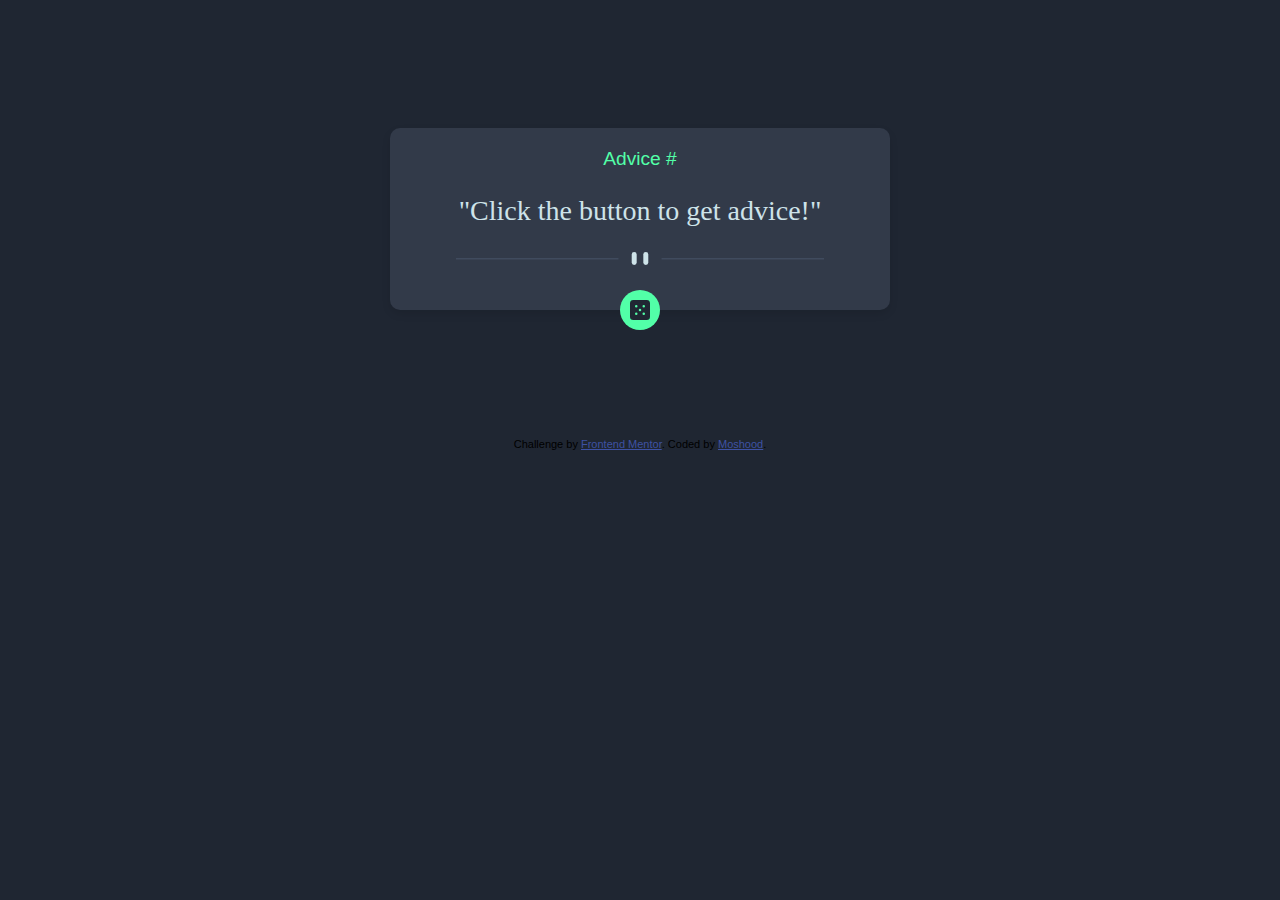
<file: advice-generator-app/index.html>
<!DOCTYPE html>
<html lang="en">
  <head>
    <meta charset="UTF-8" />
    <meta name="viewport" content="width=device-width, initial-scale=1.0" />
    <!-- displays site properly based on user's device -->

    <link
      rel="icon"
      type="image/png"
      sizes="32x32"
      href="./images/favicon-32x32.png"
    />
    <link rel="stylesheet" href="style.css" />

    <title>Frontend Mentor | Advice generator app</title>

    <!-- Feel free to remove these styles or customise in your own stylesheet 👍 -->
    <style>
      .attribution {
        font-size: 11px;
        text-align: center;
      }
      .attribution a {
        color: hsl(228, 45%, 44%);
      }
    </style>
  </head>
  <body>
    <div class="advice-card">
      <p id="advice-id">Advice #</p>
      <p id="advice-text">"Click the button to get advice!"</p>
      <img
        class="desktop-img"
        src="images/pattern-divider-desktop.svg"
        alt=""
      />
      <img class="mobile-img" src="images/pattern-divider-mobile.svg" alt="" />
      <button id="generate-btn">
        <img src="images/icon-dice.svg" alt=" btn-img" />
      </button>
    </div>

    <div class="attribution">
      Challenge by
      <a href="https://www.frontendmentor.io?ref=challenge" target="_blank"
        >Frontend Mentor</a
      >. Coded by <a href="#">Moshood</a>.
    </div>

    <script src="script.js"></script>
  </body>
</html>
</file>
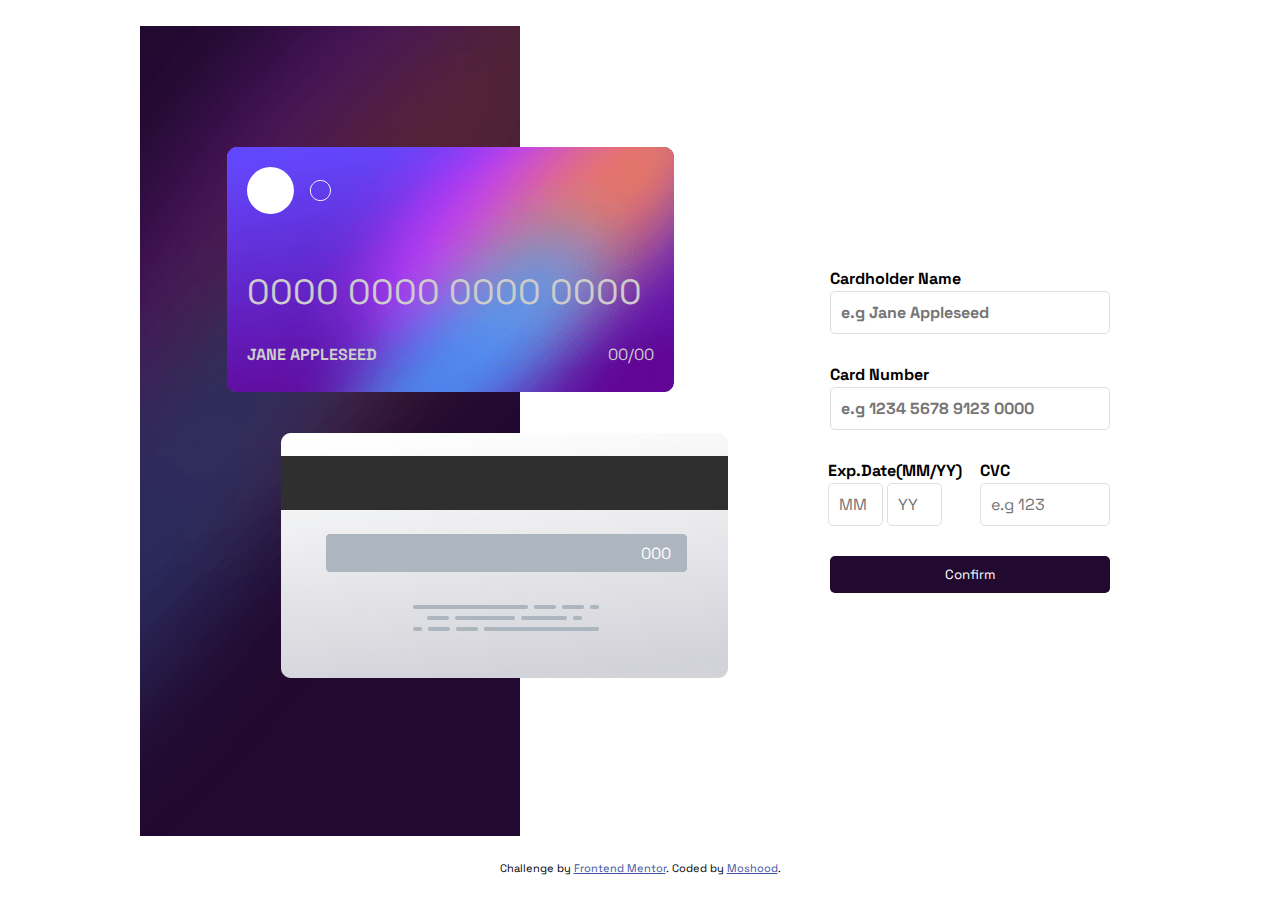
<file: interactive-details-form/index.html>
<!DOCTYPE html>
<html lang="en">
  <head>
    <meta charset="UTF-8" />
    <meta name="viewport" content="width=device-width, initial-scale=1.0" />
    <link
      rel="icon"
      type="image/png"
      sizes="32x32"
      href="./images/favicon-32x32.png"
    />
    <link rel="preconnect" href="https://fonts.googleapis.com" />
    <link rel="preconnect" href="https://fonts.gstatic.com" crossorigin />
    <link
      href="https://fonts.googleapis.com/css2?family=Space+Grotesk:wght@300..700&display=swap"
      rel="stylesheet"
    />
    <link rel="stylesheet" href="style.css" />
    <title>Frontend Mentor | Interactive page layout</title>
    <style></style>
  </head>
  <body>
    <section class="form-section">
      <div class="card-container">
        <div class="front-card">
          <div class="logo">
            <img src="images/card-logo.svg" alt="Caer-Lgo" />
          </div>
          <p class="card-number">0000 0000 0000 0000</p>
          <div class="card-detail">
            <p class="card-name">Jane Appleseed</p>
            <p class="card-expiry">00/00</p>
          </div>
        </div>
        <div class="back-card">
          <p class="card-cvc">000</p>
        </div>
      </div>
      <form id="card-form">
        <div class="main-details">
          <div class="input-wrapper">
            <label for="cardholder">Cardholder Name</label>
            <input
              type="text"
              name="cardholder"
              id="cardholder"
              placeholder="e.g Jane Appleseed"
              required
            />
            <span class="error" id="cardholder-error">Letters only</span>
          </div>
          <div class="input-wrapper">
            <label for="card-number">Card Number</label>
            <input
              type="text"
              name="card-number"
              id="card-number"
              placeholder="e.g 1234 5678 9123 0000"
              maxlength="19"
              required
            />
            <span class="error" id="card-number-error"
              >Wrong format, numbers only</span
            >
          </div>
        </div>
        <div class="expiry-group">
          <div class="input-group">
            <label for="exp-month">Exp.Date(MM/YY)</label>
            <input
              type="text"
              name="exp-month"
              id="exp-month"
              placeholder="MM"
              maxlength="2"
              required
            />

            <input
              type="text"
              name="exp-year"
              id="exp-year"
              placeholder="YY"
              maxlength="2"
              required
            />
            <span class="error" id="exp-date-error">Can't be blank</span>
          </div>

          <div class="input-wrapper">
            <label for="cvc">CVC</label>
            <input
              type="text"
              name="cvc"
              id="cvc"
              maxlength="3"
              placeholder="e.g 123"
              required
            />
            <span class="error" id="cvc-error">Can't be blank</span>
          </div>
        </div>
        <button type="submit">Confirm</button>
      </form>
      <div class="completion-state" id="completion-state">
        <img src="images/icon-complete.svg" alt="completion-state-LOGO" />
        <h2>Thank You!</h2>
        <p>We've added your card details</p>
        <button onclick="resetForm()">Continue</button>
      </div>
    </section>
    <div class="attribution">
      Challenge by
      <a href="https://www.frontendmentor.io?ref=challenge" target="_blank"
        >Frontend Mentor</a
      >. Coded by <a href="#">Moshood</a>.
    </div>
    <script src="script.js"></script>
  </body>
</html>
</file>
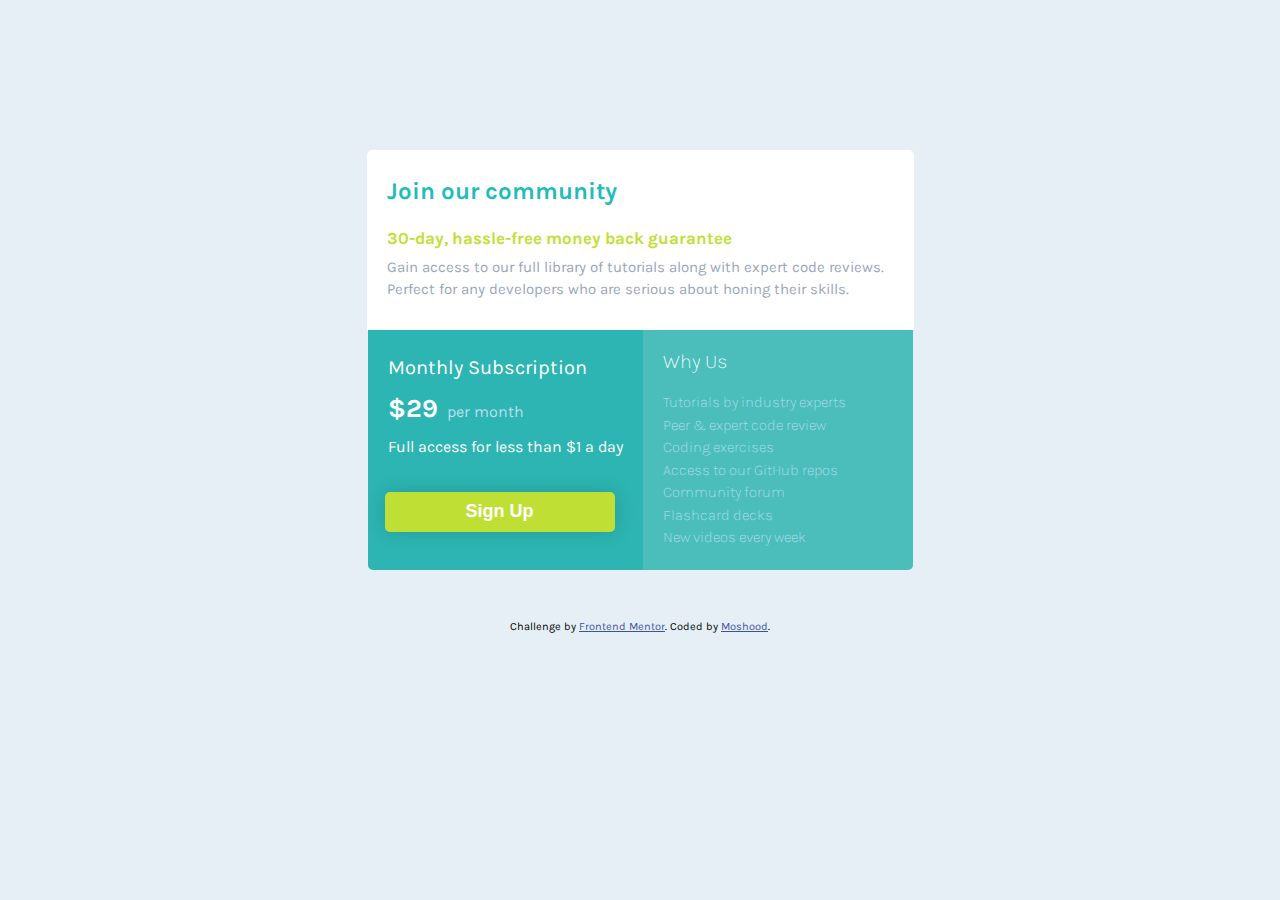
<file: single-price-grid-component/index.html>
<!DOCTYPE html>
<html lang="en">
  <head>
    <meta charset="UTF-8" />
    <meta name="viewport" content="width=device-width, initial-scale=1.0" />
    <!-- displays site properly based on user's device -->

    <link
      rel="icon"
      type="image/png"
      sizes="32x32"
      href="./images/favicon-32x32.png"
    />
    <link rel="stylesheet" href="singleprice.css" />
    <link rel="preconnect" href="https://fonts.googleapis.com" />
    <link rel="preconnect" href="https://fonts.gstatic.com" crossorigin />
    <link
      href="https://fonts.googleapis.com/css2?family=Karla:wght@400;700&display=swap"
      rel="stylesheet"
    />

    <title>Frontend Mentor | Single Price Grid Component</title>


  </head>
  <body>
    <div class="container">
      <main>
        <section class="description">
          <div class="box">
            <h1>Join our community</h1>
            <h2>30-day, hassle-free money back guarantee</h2>
            <p>
              Gain access to our full library of tutorials along with expert
              code reviews. Perfect for any developers who are serious about
              honing their skills.
            </p>
          </div>
          <div class="boxes">
        </section>
        <section class="Sub">
          <div class="box">
            <h1>Monthly Subscription</h1>
            <p>
              <span class="amount">$29</span>
              <span class="time">per month</span>
            </p>
            <p class="text">Full access for less than $1 a day</p>
            <button type="submit">Sign Up</button>
          </div>
        </section>
        <section class="Details">
          <div class="box">
            <h1>Why Us</h1>
            <ul>
              <li>Tutorials by industry experts</li>
              <li>Peer & expert code review</li>
              <li>Coding exercises</li>
              <li>Access to our GitHub repos</li>
              <li>Community forum</li>
              <li>Flashcard decks</li>
              <li>New videos every week</li>
            </ul>
          </div>
        </section>
      </div>
      </main>
    </div>
    <footer>
      <p class="attribution">
        Challenge by
        <a href="https://www.frontendmentor.io?ref=challenge" target="_blank"
          >Frontend Mentor</a
        >. Coded by <a href="#">Moshood</a>.
      </p>
    </footer>
  </body>
</html>
</file>
<file: advice-generator-app/style.css>
* {
  margin: 0;
  padding: 0;
  box-sizing: border-box;
}

body {
  font-family: Arial, Helvetica, sans-serif;
  background-color: hsl(218, 23%, 16%);
  margin: 0;
}

.container {
  display: block;
  border: solid red;
  width: 600px;
}
.advice-card {
  text-align: center;
  background-color: hsl(217, 19%, 24%);
  padding: 20px 20px 0px 20px;
  display: flex;
  flex-direction: column;
  align-items: center;
  justify-content: center;
  gap: 5px;
  border-radius: 10px;
  box-shadow: 0 4px 8px rgba(0, 0, 0, 0.1);
  max-width: 500px;
  margin: 10% auto;
}
#advice-id {
  font-size: 1.2em;
  color: hsl(150, 100%, 66%);
  margin-bottom: 20px;
}
#advice-text {
  font-size: 28px;
  font-family: "Manrope";
  color: hsl(193, 38%, 86%);
  margin-bottom: 20px;
}
.mobile-img {
  display: none;
}
.desktop-img {
  width: 80%;
}
#generate-btn img {
  width: 20px;
}
#generate-btn {
  background-color: hsl(150, 100%, 66%);
  padding: 10px;
  border-radius: 50%;
  display: flex;
  align-items: center;
  justify-content: center;
  position: relative;
  top: 20px; 
  border: none;
  cursor: pointer;
  transition: box-shadow 0.3s ease;
}
#generate-btn:hover {
  /* background-color: aqua; */
  box-shadow: 0 0 12px hsl(150, 100%, 66%, 0.9),
    0 0 24px hsl(150, 100%, 66%, 0.7), 0 0 36px hsl(150, 100%, 66%, 0.5);
}
@media (max-width: 768px) {
  .advice-card {
    max-width: 360px;
  }

  .mobile-img {
    display: block;
  }
  .desktop-img {
    display: none;
  }
}
</file>
<file: interactive-details-form/style.css>
* {
  margin: 0;
  padding: 0;
  box-sizing: border-box;
  font-family: "Space Grotesk", sans-serif;
}

.form-section {
  max-width: 1000px;
  display: flex;
  justify-content: space-evenly;
  margin: 2% auto;
}

.card-container {
  background-image: url(images/bg-main-desktop.png);
  background-size: cover;
  width: 380px;
  height: 90vh;
}

.front-card,
.back-card {
  color: hsl(0, 100%, 100%);
  min-width: 447px;
  min-height: 245px;
  background-repeat: no-repeat;
  box-shadow: 0 4px 8px rgba(0, 0, 0, 0);
}

.front-card {
  background-image: url(images/bg-card-front.png);
  color: #ccc;
  display: flex;
  flex-direction: column;
  padding: 20px;
}
.front-card .card-number {
  font-size: 2.2em;
  position: relative;
  top: 50px;
}
.card-detail {
  display: flex;
  justify-content: space-between;
  position: relative;
  top: 80px;
}
.front-card .card-name {
  font-size: 1em;
  text-transform: uppercase;
  font-weight: bold;
}

.back-card {
  background-image: url(images/bg-card-back.png);
}

.back-card .card-cvc {
  position: relative;
  bottom: -110px;
  right: -360px;
}

.form-section label {
  display: block;
  margin-bottom: 2px;
  font-weight: bold;
}

#card-form {
  width: 100vw;
  height: 90vh;
  display: flex;
  flex-direction: column;
  justify-content: center;
  align-items: center;
}

input {
  width: 100%;
  padding: 10px;
  border: 1px solid hsl(270, 3%, 87%);
  border-radius: 5px;
  font-size: 1em;
}
input:focus {
  outline: none;
  border-radius: 10px;
  border: 2px solid;
}

.main-details input {
  width: 300px;
  padding: 10px;
  border-radius: 5px;
  font-size: 1em;
  font-weight: bolder;
}
.expiry-group {
  display: flex;
  position: relative;
  gap: 12px;
  font-weight: bolder;
}
.input-group {
  width: 150px;
  column: gap 10px;
  font-weight: bolder;
}
.expiry-group input {
  width: 60px;
  padding: 10px;
  border-radius: 5px;
  font-size: 1em;
}

#cvc {
  width: 140px;
}

#card-form button {
  width: 300px;
  padding: 10px;
  background-color: hsl(278, 68%, 11%);
  color: #fff;
  border: none;
  border-radius: 5px;
  cursor: pointer;
}

.input-wrapper {
  position: relative;
  margin-bottom: 30px;
}

.error {
  display: none;
  color: red;
  font-size: 1em;
  margin-top: 5px;
}

.error-border {
  border: 2px solid red;
}

.completion-state {
  width: 300px;
  height: 300px;
  display: none;
  flex-direction: column;
  align-items: center;
  justify-content: center;
  margin-left: 200px;
  padding: 20px;
  gap: 15px;
}

.completion-state button {
  width: 250px;
  padding: 10px;
  background-color: hsl(278, 68%, 11%);
  color: #fff;
  border: none;
  border-radius: 5px;
  cursor: pointer;
  margin: 0 auto;
}

.attribution {
  font-size: 11px;
  text-align: center;
}
.attribution a {
  color: hsl(228, 45%, 44%);
}

@media (max-width: 420px) {
  .form-section {
    display: flex;
    flex-direction: column;
    justify-content: center;
    align-items: center;
    width: 100vw;
    margin: 0;
  }
  .card-container {
    background-image: url(images/bg-main-mobile.png);
    background-size: contain;
    background-repeat: no-repeat;
    width: 100vw;
    height: 290px;
    overflow: hidden;
    display: flex;
    flex-direction: column;
    align-items: center;
  }

  input {
    width: 100%;
  }
  .main-details input {
    width: 330px;
  }

  .input-group {
    width: 150px;
    gap: 10px;
  }
  .expiry-group input {
    width: 60px;
  }
  #cvc {
    width: 160px;
  }
  #card-form button {
    width: 330px;
  }
  #card-form {
    justify-content: flex-start;
    margin-top: 20px;
    height: 350px;
  }

  .front-card {
    transform: scale(0.86);
    z-index: 999;
    position: relative;
    top: 74px;
    right: 30px;
  }
  .back-card {
    transform: scale(0.8);
    position: relative;
    bottom: 260px;
    left: 20px;
  }
  .completion-state {
    margin-left: 0;
    justify-content: start;
  }
}
@media (max-width: 576px) {
  .form-section {
    display: flex;
    flex-direction: column;
    justify-content: center;
    align-items: center;
    width: 100%;
    margin: 0;
  }
  .card-container {
    background-image: url(images/bg-main-mobile.png);
    background-repeat: no-repeat;
    width: 100vw;
    height: 290px;

    display: flex;
    flex-direction: column;
    align-items: center;
  }

  input {
    width: 100%;
  }
  .main-details input {
    width: 330px;
  }

  .input-group {
    width: 150px;
    gap: 10px;
  }
  .expiry-group input {
    width: 60px;
  }
  #cvc {
    width: 160px;
  }
  #card-form button {
    width: 330px;
  }
  #card-form {
    justify-content: flex-start;
    margin-top: 20px;
    height: 330px;
  }

  .front-card {
    transform: scale(0.68);
    z-index: 999;
    position: relative;
    top: 78px;
    right: 30px;
  }
  .back-card {
    transform: scale(0.68);
    position: relative;
    bottom: 260px;
    left: 20px;
  }
}

@media (min-width: 500px) and (max-width: 768px) {
  .form-section {
    display: flex;
    flex-direction: column;
    justify-content: center;
    align-items: center;
    width: 100%;
    margin: 0;
    overflow: hidden;
  }
  .card-container {
    background-image: url(images/bg-main-mobile.png);
    background-repeat: no-repeat;
    width: 100vw;
    height: 360px;
    display: flex;
    flex-direction: column;
    align-items: center;
    margin-bottom: 30px;
  }

  input {
    width: 100%;
  }
  .main-details input {
    width: 330px;
  }

  .input-group {
    width: 150px;
    gap: 10px;
  }
  .expiry-group input {
    width: 60px;
  }
  #cvc {
    width: 160px;
  }
  #card-form button {
    width: 330px;
  }
  #card-form {
    justify-content: flex-start;
    margin-top: 20px;
    height: 330px;
  }

  .front-card {
    transform: scale(0.89);
    z-index: 999;
    position: relative;
    top: 140px;
    right: 50px;
  }
  .back-card {
    transform: scale(0.89);
    position: relative;
    bottom: 230px;
    left: 30px;
  }

  .completion-state {
    margin-left: 0;
  }
}

@media (min-width: 769px) {
  .card-container {
    width: 330px;
  }
  .front-card {
    transform: scale(0.85);
    position: relative;
    top: 27%;
    left: 9%;
  }
  .back-card {
    transform: scale(0.85);
    position: relative;
    top: 29%;
    left: 24%;
  }
  #card-form {
    align-items: end;
    padding-right: 30px;
  }
  input {
    width: 50%;
  }
  .main-details input {
    width: 250px;
  }

  .input-group {
    width: 120px;
    gap: 10px;
  }
  .expiry-group input {
    width: 50px;
  }
  #cvc {
    width: 120px;
  }
  #card-form button {
    width: 250px;
  }
}

@media (min-width: 1000px) and (min-height: 600px) {
  .card-container {
    width: 380px;
  }

  #card-form {
    align-items: end;
  }
  input {
    width: 60%;
  }
  .main-details input {
    width: 280px;
  }

  .input-group {
    width: 140px;
    gap: 10px;
  }
  .expiry-group input {
    width: 55px;
  }
  #cvc {
    width: 130px;
  }
  #card-form button {
    width: 280px;
  }
  .front-card {
    transform: scale(0.87);
    position: relative;
    top: 5%;
    left: 23%;
  }
  .back-card {
    transform: scale(0.87);
    position: relative;
    top: 8%;
    left: 35%;
  }
}

@media (device-width: 1024px) and (device-height: 1366px) {
  .front-card {
    transform: scale(1);
    position: relative;
    top: 27%;
    left: 23%;
  }
  .back-card {
    transform: scale(1);
    position: relative;
    top: 30%;
    left: 37%;
  }
}

@media (min-width: 1200px) {
  .front-card {
    transform: scale(1);
    position: relative;
    top: 15%;
    left: 23%;
  }
  .back-card {
    transform: scale(1);
    position: relative;
    top: 20%;
    left: 37%;
  }
}
</file>
<file: single-price-grid-component/singleprice.css>
* {
  box-sizing: border-box;
  margin: 0;
  padding: 0;
}
body {
  background-color: hsl(203, 44%, 93%);
  font-family: "Karla", sans-serif;
  font-size: 16px;
}

.container {
  margin-top: 50px;
}
main {
  max-width: 335px;
  margin: 0 auto;
}
.description {
  height: 245px;
  background-color: #fff;
  padding: 20px;
  border-top-left-radius: 5px;
  border-top-right-radius: 5px;
}
.description h1 {
  padding-bottom: 12.4px;
  font-size: 24px;
  font-weight: bolder;
  color: hsl(179, 72%, 43%);
  line-height: 1.8;
}
.description h2 {
  padding-bottom: 4.8px;
  font-size: 17px;
  color: hsl(71, 73%, 54%);
  line-height: 1.5;
}
.description p {
  font-size: 15px;
  font-weight: 400;
  line-height: 1.5;
  color: hsl(218, 22%, 67%);
}
.Sub {
  height: 212px;
  line-height: 1.8;
  padding: 20px;
  background-color: hsl(179, 61%, 44%);
  color: #fff;
}
.Sub h1 {
  font-size: 20px;
  font-weight: 400;
}
.amount {
  font-size: 26px;
  font-weight: 700;
}
.time {
  color: rgb(188, 223, 240);
  margin-left: 5px;
}
.Sub.text {
  font-size: 15px;
  padding-bottom: 16px;
}
button {
  width: 265px;
  height: 40px;
  font-size: 18px;
  font-weight: 700;
  text-align: center;
  margin-top: 30px;
  margin-left: 10px;
  background-color: hsl(71, 73%, 54%);
  border: none;
  color: #fff;
  -webkit-border-radius: 5px;
  -moz-border-radius: 5px;
  -ms-border-radius: 5px;
  -o-border-radius: 5px;
  border-radius: 5px;
  box-shadow: 0 0 20px rgba(0, 0, 0, 0.15);
}
button:hover {
  color: hsl(71, 73%, 54%);
  background-color: white;
}
.Details {
  height: 240px;
  margin-bottom: 32px;
  padding: 20px;
  background-color: hsl(179, 47%, 52%);
  color: #fff;
  border-bottom-left-radius: 5px;
  border-bottom-right-radius: 5px;
}
.Details h1 {
  font-size: 20px;
  font-weight: lighter;
  margin-bottom: 18px;
}
li {
  list-style: none;
  font-style: normal;
  font-size: 15px;
  font-weight: lighter;
  line-height: 1.5;
  color: rgb(188, 223, 240);
}
.attribution {
  font-size: 11px;
  text-align: center;
}

.attribution a {
  color: hsl(228, 45%, 44%);
}

@media (min-width: 768px) {
  .container {
    margin-top: 150px;
    display: flex;
    justify-content: center;
    align-items: center;
  }
  main {
    max-width: 700px;
    display: inline-flex;
    margin: 0 auto;
    flex-wrap: wrap;
    justify-content: center;
    align-items: center;
  }
  .description {
    width: 547px;
    height: 180px;
  }
  .Sub {
    height: 240px;
    border-bottom-left-radius: 5px;
    margin-bottom: 50px;
  }
  button {
    width: 230px;
    margin-left: -3px;
  }
  .Details {
    width: 270px;
    border-bottom-left-radius: 0;
    margin-bottom: 50px;
  }
}
</file>
